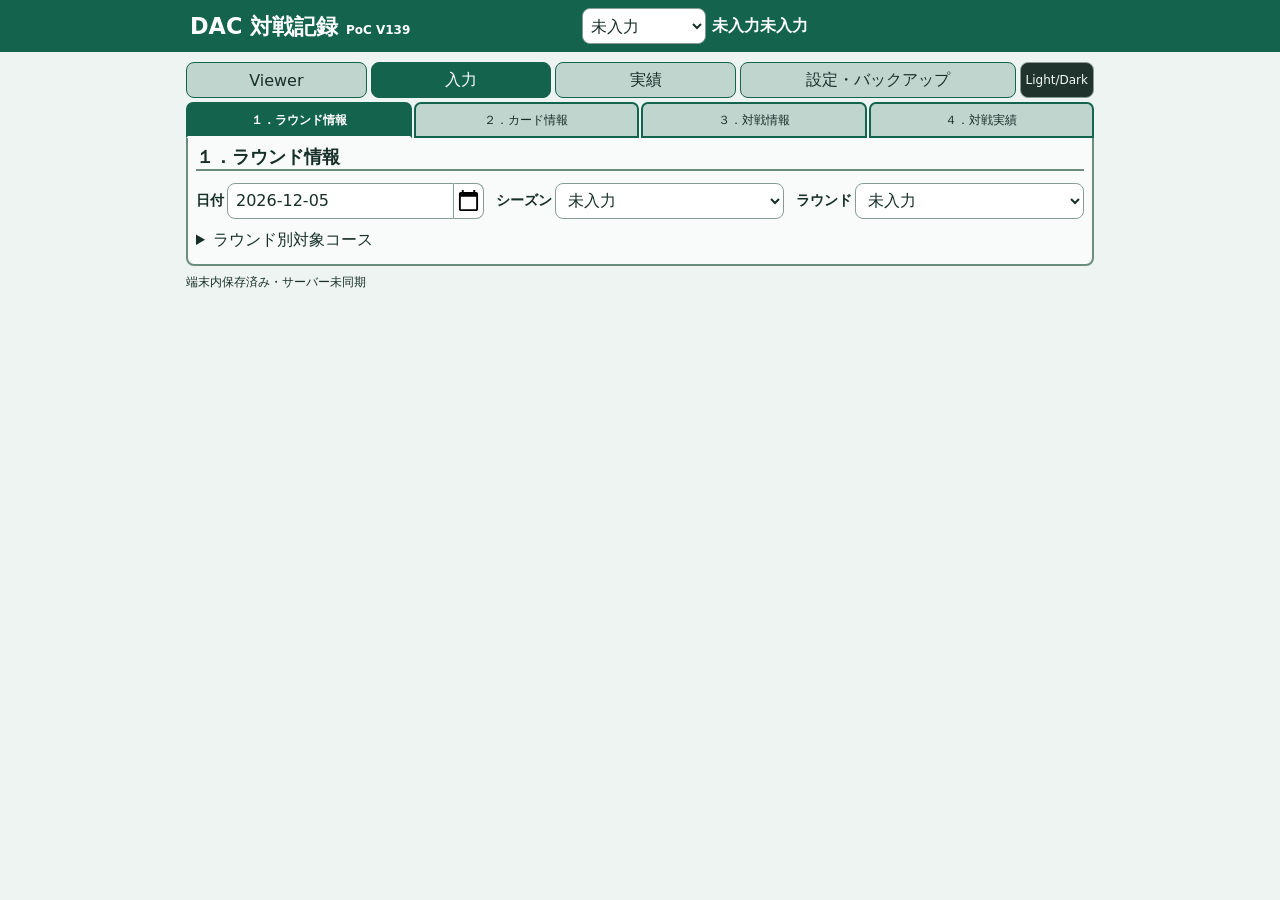
<file: record-poc/index.html>
<!DOCTYPE html>
<html lang="ja">
<head>
  <meta charset="UTF-8">
  <meta name="viewport" content="width=device-width, initial-scale=1">
  <meta name="theme-color" content="#14634c">
  <title>DAC 対戦記録 PoC</title>
  <link rel="manifest" href="./manifest.webmanifest">
  <link rel="icon" href="./icon.svg" type="image/svg+xml">
  <link rel="stylesheet" href="./style.css?v=139">
  <script defer src="./catalog.js?v=132"></script>
  <script defer src="./model.js?v=136"></script>
  <script defer src="./storage.js?v=117"></script>
  <script defer src="./maintenance.js?v=139"></script>
  <script defer src="./app.js?v=139"></script>
</head>
<body>
<header><div class="header-row"><h1>DAC 対戦記録 <small>PoC <span id="appVersion"></span></small></h1>
  <div class="header-card-row">
    <label class="header-card-label plain-label"><span class="header-caption">カード</span><select id="headerCard" disabled aria-label="記録するカード"></select></label>
    <span class="header-rank-stars"><span class="header-rank" aria-label="ランク"><span class="header-caption">ランク </span><strong id="headerRank">未入力</strong></span><span class="header-stars" aria-label="星数"><span class="header-caption">星数 </span><strong id="headerStars" class="star-groups">未入力</strong></span></span>
  </div>
  </div>
  <p id="error" role="alert" hidden></p>
</header>
<main>
  <div class="top-navigation">
  <nav class="tabs" aria-label="画面切り替え">
    <button type="button" data-tab="viewer" aria-pressed="false">Viewer</button>
    <button type="button" data-tab="entry" aria-pressed="true">入力</button>
    <button type="button" data-tab="summary" aria-pressed="false">実績</button>
    <button type="button" data-tab="settings" aria-pressed="false">設定・バックアップ</button>
    <button type="button" id="themeToggle" disabled aria-label="暗色に切替" aria-pressed="false">Light/Dark</button>
  </nav>
  <nav id="subtabs" class="subtabs" aria-label="項目切り替え"></nav>
  </div>
  <section id="entry">
    <h2 id="entryTitle" hidden></h2>
    <form id="entryForm">
      <fieldset id="entryFields" disabled>
        <section class="battle-section" data-subpanel="round">
          <h2>１．ラウンド情報</h2>
          <div class="section-content">
            <div id="roundFields" class="session-fields"></div>
            <p id="opponentTimeInfo" class="hint" role="status" hidden></p>
            <details id="roundCourseDetails" data-details-key="round-courses"><summary>ラウンド別対象コース</summary>
              <div class="round-course-selectors">
                <label>シーズン<select id="roundSeason"></select></label>
                <label>ラウンド<select id="roundSelector"></select></label>
              </div>
              <div id="roundCourses"></div>
            </details>
          </div>
        </section>
        <section class="battle-section" data-subpanel="card" hidden>
          <h2>２．カード情報</h2>
          <div class="section-content">
            <div id="cardFields" class="session-fields"></div>
            <div id="cardSlotEditor" hidden>
              <div class="session-fields card-slots">
                <button type="button" id="cardSlot1" aria-haspopup="dialog" aria-controls="cardVehiclePicker"></button>
                <button type="button" id="cardSlot2" aria-haspopup="dialog" aria-controls="cardVehiclePicker"></button>
                <button type="button" id="cardSlot3" aria-haspopup="dialog" aria-controls="cardVehiclePicker"></button>
              </div>
              <dialog id="cardVehiclePicker" aria-labelledby="cardVehiclePickerTitle">
                <h3 id="cardVehiclePickerTitle" tabindex="-1" autofocus></h3>
                <div id="garageSlotVehicles"></div>
                <details id="otherSlotVehicles" data-details-key="other-vehicles">
                  <summary>その他車種</summary>
                  <div id="allSlotVehicles"></div>
                </details>
                <button type="button" id="closeCardVehiclePicker">閉じる</button>
              </dialog>
              <button type="button" id="saveCardSlots" disabled>スロット変更を保存</button>
              <button type="button" id="exportCardSlots">スロットCSV出力</button>
              <p id="cardSlotStatus" class="hint" role="status"></p>
            </div>
            <button type="button" id="saveCardRank" hidden>表示中の自ランク・星をカード設定に保存</button>
            <p id="cardRoundSummary" class="hint" role="status"></p>
            <p id="catalogWarnings" class="hint" role="status"></p>
          </div>
        </section>
        <section class="battle-section" data-subpanel="battle" hidden>
          <h2>３．対戦情報</h2>
          <div class="section-content">
            <p id="pasteInfo" class="hint" role="status"></p>
            <div id="primaryFields" class="grid"></div>
            <details id="affiliationFields" class="full-width" data-details-key="affiliation"><summary>所属情報</summary><div id="extraFields" class="grid"></div></details>
            <button type="submit" id="saveEntry" class="primary save-entry" aria-live="polite">この対戦を保存</button>
            <p id="saveReminder" class="save-reminder" role="status" hidden>対戦はまだ確定していません。入力後に「この対戦を保存」を押してください。</p>
            <div class="entry-actions">
              <button type="button" id="newEntry">入力破棄</button>
              <button type="button" id="quickCsv">CSV出力</button>
              <button type="button" class="help-button" data-help="quickCsvHelp" aria-label="CSV出力のヘルプ">？</button>
            </div>
            <p id="quickCsvInfo" role="status"></p>
          </div>
        </section>
      </fieldset>
    </form>
    <dialog id="battleAreaPicker" aria-labelledby="battleAreaPickerTitle">
      <h2 id="battleAreaPickerTitle" tabindex="-1">対戦店舗エリア</h2>
      <div id="battleAreaOptions"></div>
      <button type="button" id="battleAreaCancel">キャンセル</button>
    </dialog>
    <section data-subpanel="history" hidden><h2>４．対戦実績</h2>
      <div id="history" class="section-content"></div>
    </section>
  </section>
  <section id="summary" hidden>
    <section data-subpanel="cards">
    <h2>１．カード別戦績 <button type="button" class="help-button" data-help="summaryHelp" aria-label="カード別戦績のヘルプ">？</button></h2>
    <div id="summaryCards" class="section-content"></div>
    </section>
    <section data-subpanel="days" hidden>
    <h2>２．日別戦績 <button type="button" class="help-button" data-help="summaryHelp" aria-label="日別戦績のヘルプ">？</button></h2>
    <div id="summaryDays" class="section-content"></div>
    </section>
    <section data-subpanel="history" hidden>
    <h2>３．対戦相手 <button type="button" class="help-button" data-help="historyHelp" aria-label="対戦相手のヘルプ">？</button></h2>
    <div class="section-content">
    <label>名前・エリア・店舗・チーム・メモで絞り込み<input id="search" type="search" aria-controls="recordList"></label>
    <details id="savedRecords" data-details-key="saved-records">
      <summary>対戦一覧 <span id="recordCount"></span></summary>
      <p id="recordSearchInfo" role="status"></p>
      <p id="opponentCopyStatus" class="hint" role="status" hidden></p>
      <nav id="historyPages" aria-label="過去実績のページ切替" hidden>
        <button type="button" id="historyPrevious" aria-controls="recordList">前へ</button>
        <span id="historyPageNumber"></span>
        <button type="button" id="historyNext" aria-controls="recordList">次へ</button>
      </nav>
      <div id="recordList"></div>
    </details>
    </div>
    </section>
    <dialog id="recordEditor" aria-labelledby="recordEditorTitle">
      <form id="recordEditorForm">
        <h2 id="recordEditorTitle">保存済み対戦の修正</h2>
        <p id="recordEditorNumber" class="hint"></p>
        <p class="hint">修正はこの端末の記録だけに反映されます。Excelに転記済みの場合はExcel側も修正してください。仮No.と元の対戦時刻は変わりません。日付やカードを変えても、ラウンドやランクは自動で変更されません。</p>
        <p id="recordEditorError" role="alert" hidden></p>
        <fieldset id="recordEditorFields">
          <div id="recordEditorInputs"></div>
          <div class="record-editor-actions">
            <button type="submit" class="primary">修正を保存</button>
            <button type="button" id="recordEditorCancel">キャンセル</button>
          </div>
        </fieldset>
      </form>
    </dialog>
    <section data-subpanel="teams" hidden>
    <h2>４．対戦チーム <button type="button" class="help-button" data-help="teamHelp" aria-label="対戦チームのヘルプ">？</button></h2>
    <div class="section-content">
      <label>チーム・店舗で絞り込み<input id="opponentTeamSearch" type="search"></label>
      <details id="opponentTeams" data-details-key="opponent-teams"><summary>相手チーム・チーム所属店舗</summary>
        <div id="opponentTeamList" class="table-scroll"></div>
      </details>
    </div>
    </section>
  </section>
  <section id="settings" hidden>
    <section data-subpanel="master">
    <h2>１．マスター登録</h2>
    <div class="settings-section">
    <fieldset id="masterFields" disabled>
      <section class="master-step">
      <h3>（１）取り込む内容 <button type="button" class="help-button" data-help="masterHelp" aria-label="マスター登録のヘルプ">？</button></h3>
      <div>
        <button type="button" data-master-preset="daily">日次更新</button>
        <button type="button" data-master-preset="all">全数更新</button>
        <button type="button" data-master-preset="none">選択解除</button>
      </div>
      <div id="masterChoices" class="master-choices"></div>
      </section>
      <section class="master-step">
      <h3>（２）ファイル取込</h3>
      <div class="master-actions">
      <button type="button" id="addMasterFiles">ファイル追加</button>
      <button type="button" id="previewMasters" disabled>内容確認</button>
      <form id="masterPreview">
        <button type="submit" id="applyMasters" disabled>内容反映</button>
        <button type="button" id="cancelMasters" disabled>取込中止</button>
      </form>
      </div>
      <input id="masterFiles" type="file" accept=".json,application/json" multiple hidden>
      <p id="masterSelectionInfo" role="status"></p>
      <p id="masterInfo" role="status"></p>
      <details id="masterDiffPanel" hidden>
        <summary>カード差分</summary>
        <div id="masterDiffs"></div>
      </details>
      </section>
    </fieldset>
    <p id="catalogInfo" role="status"></p>
    </div>
    </section>
    <section data-subpanel="backup" hidden>
    <h2>２．バックアップ</h2>
    <aside class="notice">この端末のブラウザに保存します。サイトデータの削除や端末故障に備えてバックアップしてください。CSVはダウンロード出力です。</aside>
    <div class="settings-section">
    <details data-details-key="excel-export">
      <summary>Excel貼り付け用CSV</summary>
      <fieldset id="excelExportFields" disabled>
        <legend>Ｄシート A～Y列 <button type="button" class="help-button" data-help="excelCsvHelp" aria-label="Excel貼り付け用CSVのヘルプ">？</button></legend>
        <div class="export-date-range">
          <label>開始日（省略可）<input id="excelFrom" type="date"></label>
          <label>終了日（省略可）<input id="excelTo" type="date"></label>
        </div>
        <button type="button" id="excelCsv">Excel貼り付け用CSVを出力</button>
        <p id="excelCsvInfo" role="status"></p>
      </fieldset>
    </details>
    <button type="button" class="help-button" data-help="backupHelp" aria-label="バックアップのヘルプ">？</button>
    <button type="button" id="csv" disabled>集計後CSV v1を出力（入力用）</button>
    <button type="button" id="backup" disabled>JSONバックアップ</button>
    <button type="button" id="rescue" disabled>画面内データの救出用JSON</button>
    <label>対戦履歴JSONを読み込む（マスターは正式記録を置換）<input id="importHistory" type="file" accept=".json,application/json" disabled></label>
    <p id="importInfo" role="status"></p>
    <label>対戦記録CSV v1を追加（同一記録の重複を防止）<input id="importHistoryCsv" type="file" accept=".csv,text/csv" disabled></label>
    <p id="importCsvInfo" role="status"></p>
    <label>JSONバックアップを復元（現在のデータを置き換えます）<input id="restore" type="file" accept=".json,application/json" disabled></label>
    </div>
    </section>
    <section data-subpanel="maintenance" hidden>
    <h2>３．保守・データ管理</h2>
    <div class="settings-section">
      <section class="master-step">
        <h3>（１）使用状況 <button type="button" class="help-button" data-help="usageHelp" aria-label="使用状況のヘルプ">？</button></h3>
        <button type="button" id="checkUsage" disabled>使用状況を確認・更新</button>
        <p id="usageInfo" class="maintenance-info" role="status"></p>
        <button type="button" id="persist" disabled>端末内ストレージの保持をリクエスト</button>
        <p id="storageInfo" role="status" hidden></p>
      </section>
      <fieldset id="maintenanceFields" disabled>
        <section class="master-step">
          <h3>（２）動作のリフレッシュ【データを残す】 <button type="button" class="help-button" data-help="refreshHelp" aria-label="リフレッシュのヘルプ">？</button></h3>
          <button type="button" id="refreshApp">保存して再読み込み</button>
          <button type="button" id="cleanCaches">不要な旧版キャッシュを整理</button>
        </section>
        <section class="master-step">
          <h3>（３）正式な過去記録の消去 <button type="button" class="help-button" data-help="clearOfficialHelp" aria-label="正式な過去記録の消去のヘルプ">？</button></h3>
          <button type="button" id="clearOfficial" class="danger">正式な過去記録だけ消去</button>
        </section>
        <section class="master-step">
          <h3>（４）完全初期化【取り消せません】</h3>
          <details data-details-key="reset">
            <summary>このアプリの端末内データをすべて消去する</summary>
            <p>保存済み記録・下書き・設定・採番履歴と、このアプリ用キャッシュ・オフライン登録を消去します。Excelやダウンロード済みファイル、ほかのアプリのデータは消しません。</p>
            <p class="hint">最初に「２．バックアップ」でJSONバックアップを出力し、ファイルが保管できていることを確認してください。ダウンロード開始だけでは保管完了を確認できません。</p>
            <label class="plain-label checkbox-field"><input id="resetBackupConfirmed" type="checkbox">最新のJSONバックアップを保管したことを確認しました</label>
            <label class="plain-label checkbox-field"><input id="resetTabsConfirmed" type="checkbox">このアプリのほかのタブ・ウィンドウをすべて閉じました</label>
            <button type="button" id="resetApp" class="danger">消去内容を確認して完全初期化</button>
            <p class="hint">誤った再保存を防ぐため、個人データを含まない更新番号だけは内部に残します。ブラウザのストレージ保持許可や、OS・ほかのアプリのメモリは変更できません。</p>
          </details>
        </section>
      </fieldset>
      <p id="maintenanceInfo" class="maintenance-info" role="status"></p>
      <section class="master-step">
        <h3>（５）困ったとき <button type="button" class="help-button" data-help="troubleshootingHelp" aria-label="困ったときのヘルプ">？</button></h3>
        <button type="button" id="showDiagnostics" disabled>診断情報を表示・更新</button>
        <button type="button" id="copyDiagnostics" disabled>表示中の診断情報をコピー</button>
        <label class="plain-label">診断情報（記録内容・名前・店舗・メモ・ファイル名は含みません）
          <textarea id="diagnostics" rows="8" readonly></textarea>
        </label>
      </section>
    </div>
    </section>
  </section>
  <section id="viewer" hidden>
    <p class="viewer-help">Viewerが表示されない場合は接続を確認し、再読み込みするか別画面で開いてください。オフラインでも記録画面は利用できます。</p>
    <div class="viewer-actions">
      <button type="button" id="reloadViewer">Viewerを再読み込み</button>
      <a href="https://pand-gthb.github.io/initialdac-round-data-auto-json-00/" target="_blank" rel="noopener noreferrer">Viewerを別画面で開く</a>
    </div>
    <iframe id="viewerFrame" title="対戦相手 Viewer" allow="clipboard-write" referrerpolicy="no-referrer"></iframe>
  </section>
  <footer><small id="status" role="status" aria-live="polite">読み込み中…</small><small id="footerVersion"></small></footer>
</main>
<dialog id="helpDialog" aria-labelledby="helpTitle">
  <h2 id="helpTitle"></h2>
  <div id="helpContent"></div>
  <button type="button" id="closeHelp">閉じる</button>
</dialog>
<template id="quickCsvHelp"><p>Excel未反映の保存済み記録を全件出力します。入力途中は含みません。再出力時はX列の仮No.で二重転記を確認してください。</p></template>
<template id="summaryHelp"><p>この端末に保存された正式記録とアプリ入力記録を集計します。未保存の下書きと履歴の保持範囲外は含みません。</p></template>
<template id="historyHelp"><p>正式・仮登録を含む対戦一覧を50件ずつ表示します。表の日付・自カード・相手からも絞り込めます。</p><p>「登録No.」列には仮No.または正式Data_No.を表示し、仮登録は茶色です。アプリで保存した記録は修正できますが、Excel由来の正式記録は修正できません。</p></template>
<template id="teamHelp"><p>保存済みの対戦記録から、相手のチームと所属店舗の組を表示します。</p></template>
<template id="masterHelp">
  <p>項目と同じ番号のJSONを選んでください。1つずつでも、まとめてでも追加できます。追加済みの種類は自動で選択され、不要な種類はチェックを外せます。従来名のファイルも内容から判定します。</p>
  <p>日次更新・全数更新はチェックの選択だけを変更します。選択した種類はJSONで完全に置き換え、JSONにない旧データは削除します。未選択の種類は変更しません。初回は対戦履歴以外の設定マスターがすべて必要です。</p>
  <p>ファイルを追加しただけでは保存内容は変わりません。カード差分と参照先を確認してから反映します。アプリの新規記録・下書きは保持し、同じ仮No.が正式記録に含まれる場合だけExcelの内容で正式登録へ移行します。初回設定時だけ、下書きの未入力のシーズン・ラウンドを日付から補完します。</p>
  <p>以前の未適用の設定編集はバックアップに残りますが、この画面では適用できません。以前アプリで編集したカード・チームも、該当マスターを取り込むとExcelの内容で置き換わります。</p>
</template>
<template id="excelCsvHelp"><p>アプリ形式の対戦IDで保存された記録が対象です。Excel由来の正式記録や入力途中は含みません。期間を省略すると対象の全件を出力します。</p><p>CSVをExcelで開き、見出しを除く25列をＤシートの追記先A列から「値」として貼り付けてください。X列は仮No.、Y列は日時（時刻不明は日付のみ）です。時刻を見るには表示形式を yyyy/mm/dd hh:mm:ss にしてください。Z列以降には貼り付けません。再出力時はX列の仮No.で二重転記を確認してください。</p></template>
<template id="backupHelp"><p>CSVは保存済み対戦のみ。JSONには下書き・設定も含み、復元に使えます。出力したファイルの保管先を確認してください。</p><p>対戦記録CSV v1はUTF-8・全27項目の専用形式です。Excel集計後CSVは付属の変換ツールで変換できます。サーバー同期・自動CSV追記は未実装です。</p></template>
<template id="usageHelp"><p>使用状況の更新で件数・保存容量の目安・キャッシュ状況を確認できます。保存容量は動作中のメモリ使用量ではなく、同じ接続先のほかのアプリの分を含む場合があります。</p></template>
<template id="refreshHelp"><p>再読み込みは保存完了後に実行し、保存失敗時は中止します。キャッシュ整理では現在版・動作中・更新待ちの版を残し、記録・下書き・設定は消しません。</p></template>
<template id="troubleshootingHelp"><p>動作を止めたい場合は、画面末尾が「端末内保存済み」になったことを確認し、このアプリのタブ・ウィンドウをすべて閉じてください。保存エラー時は先に「画面内データの救出用JSON」を保管してください。メモリの回収時期はブラウザ・OSが管理します。</p><p>復元は「２．バックアップ」→「JSONバックアップを復元」から行います。現在の内容を置き換えるため、復元前のバックアップも保管してください。</p></template>
<template id="clearOfficialHelp"><p>正式なData_No.付きの記録だけを消去します。Excel未反映のアプリ入力記録・下書き・設定・仮No.の採番履歴は保持します。履歴検索の再利用には04マスターを読み込み直してください。</p></template>
</body>
</html>
</file>
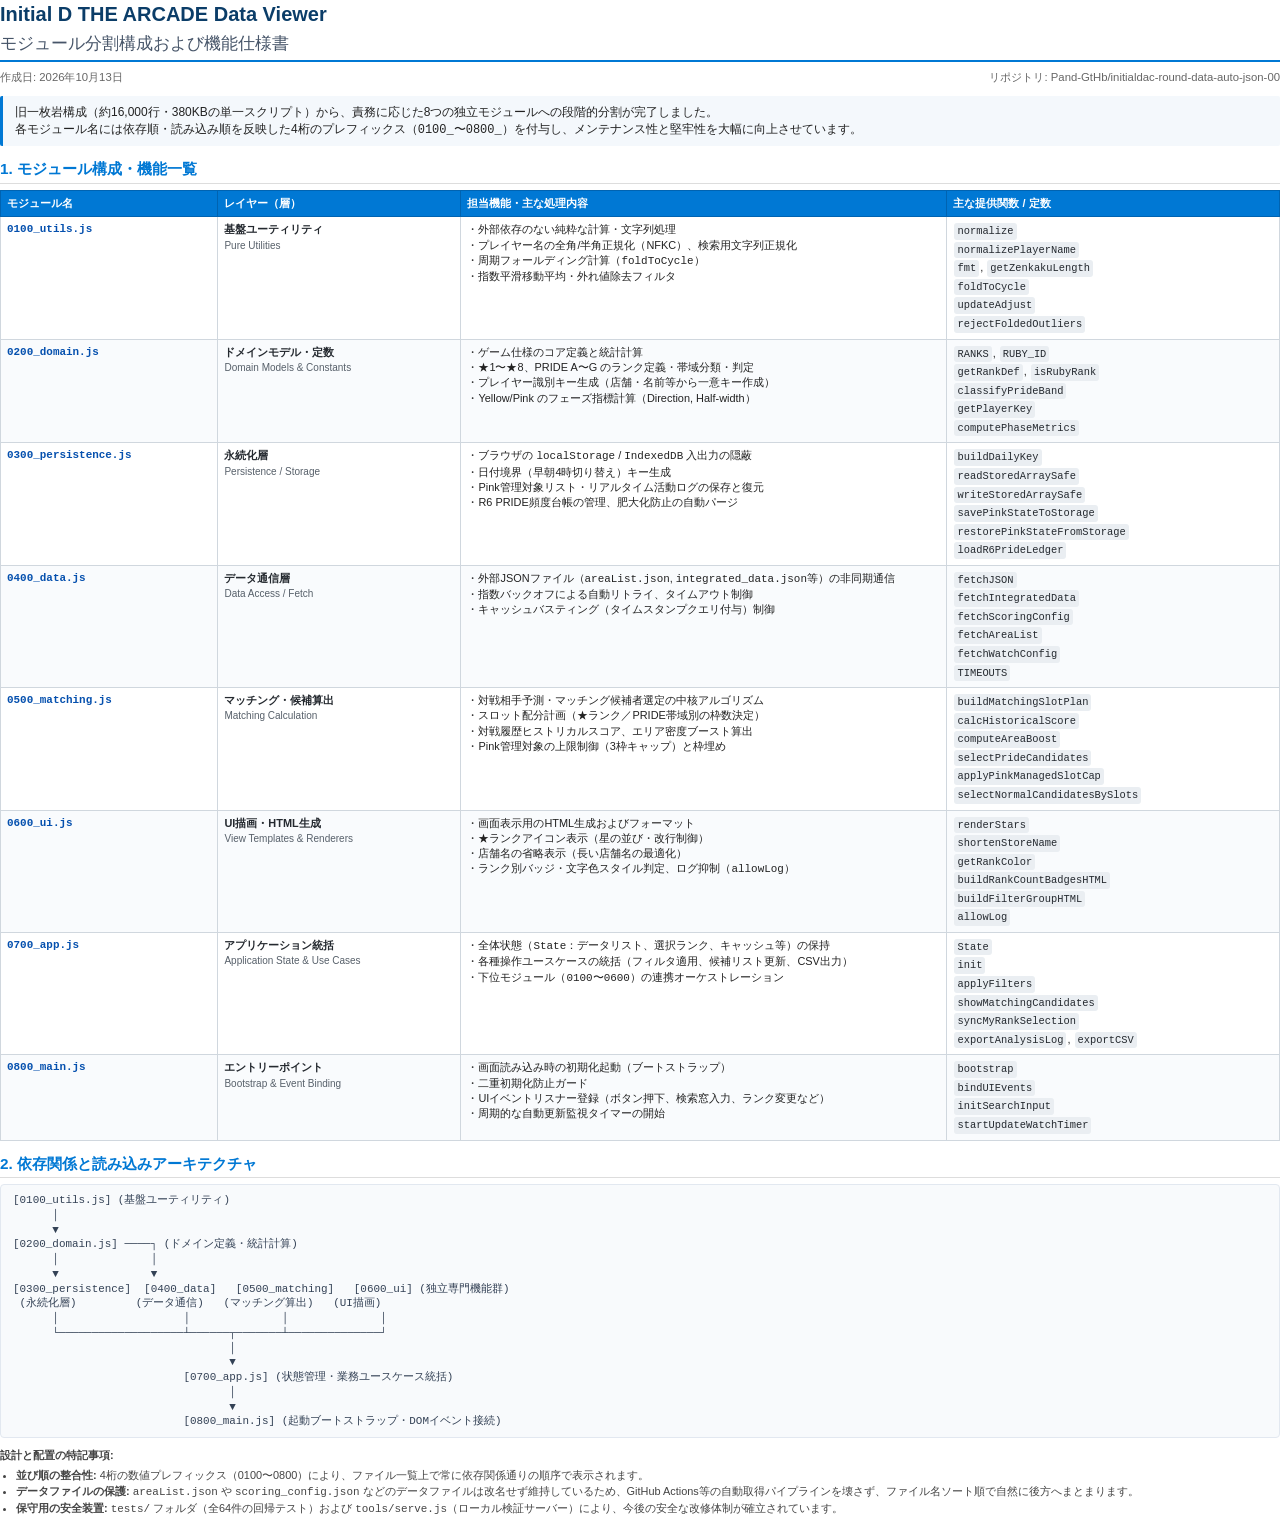
<file: docs_module_summary.html>
<!DOCTYPE html>
<html lang="ja">
<head>
<meta charset="UTF-8">
<title>Initial D THE ARCADE Data Viewer - モジュール構成仕様書</title>
<style>
  @page {
    size: A4 portrait;
    margin: 12mm 12mm 12mm 12mm;
  }
  body {
    font-family: "Yu Gothic", "Meiryo", "Hiragino Kaku Gothic ProN", "MS PGothic", sans-serif;
    color: #222;
    line-height: 1.4;
    font-size: 9.5pt;
    margin: 0;
    padding: 0;
  }
  h1 {
    font-size: 15pt;
    color: #0b3d68;
    border-bottom: 2px solid #0078d4;
    padding-bottom: 4px;
    margin-top: 0;
    margin-bottom: 8px;
  }
  .meta-info {
    font-size: 8.5pt;
    color: #666;
    margin-bottom: 10px;
    display: flex;
    justify-content: space-between;
  }
  .lead {
    font-size: 9pt;
    margin-bottom: 12px;
    background-color: #f4f8fc;
    padding: 8px 12px;
    border-left: 3.5px solid #0078d4;
    border-radius: 2px;
  }
  h2 {
    font-size: 11.5pt;
    color: #0078d4;
    margin-top: 12px;
    margin-bottom: 6px;
    border-bottom: 1px solid #ddd;
    padding-bottom: 3px;
  }
  table {
    width: 100%;
    border-collapse: collapse;
    margin-bottom: 10px;
    font-size: 8.2pt;
  }
  th {
    background-color: #0078d4;
    color: #ffffff;
    font-weight: 600;
    text-align: left;
    padding: 5px 6px;
    border: 1px solid #0063b1;
  }
  td {
    padding: 5px 6px;
    border: 1px solid #d0d7de;
    vertical-align: top;
  }
  tr:nth-child(even) td {
    background-color: #f9fbfd;
  }
  .mod-name {
    font-family: "Consolas", "Courier New", monospace;
    font-weight: bold;
    color: #0550ae;
    white-space: nowrap;
  }
  .mod-layer {
    font-weight: 600;
    white-space: nowrap;
    color: #24292f;
  }
  .layer-sub {
    font-size: 7.5pt;
    color: #57606a;
    font-weight: normal;
  }
  .code-text {
    font-family: "Consolas", "Courier New", monospace;
    font-size: 7.8pt;
    color: #24292f;
    background: #eaeef2;
    padding: 1px 3px;
    border-radius: 3px;
    display: inline-block;
    margin: 1px 1px;
  }
  .diagram-container {
    background-color: #f8fafc;
    border: 1px solid #e2e8f0;
    border-radius: 4px;
    padding: 8px 12px;
    margin-top: 6px;
    font-family: "Consolas", "Courier New", monospace;
    font-size: 8.2pt;
    line-height: 1.35;
    color: #334155;
    white-space: pre;
  }
  .footer-notes {
    margin-top: 10px;
    font-size: 8.2pt;
    color: #444;
    line-height: 1.45;
  }
  .footer-notes ul {
    margin: 4px 0 0 16px;
    padding: 0;
  }
  .page-break {
    page-break-before: always;
  }
</style>
</head>
<body>

  <h1>Initial D THE ARCADE Data Viewer<br><span style="font-size: 13pt; font-weight: normal; color: #475569;">モジュール分割構成および機能仕様書</span></h1>
  
  <div class="meta-info">
    <span>作成日: 2026年10月13日</span>
    <span>リポジトリ: Pand-GtHb/initialdac-round-data-auto-json-00</span>
  </div>

  <div class="lead">
    旧一枚岩構成（約16,000行・380KBの単一スクリプト）から、責務に応じた8つの独立モジュールへの段階的分割が完了しました。<br>
    各モジュール名には依存順・読み込み順を反映した4桁のプレフィックス（<code>0100_</code>〜<code>0800_</code>）を付与し、メンテナンス性と堅牢性を大幅に向上させています。
  </div>

  <h2>1. モジュール構成・機能一覧</h2>

  <table>
    <thead>
      <tr>
        <th style="width: 17%;">モジュール名</th>
        <th style="width: 19%;">レイヤー（層）</th>
        <th style="width: 38%;">担当機能・主な処理内容</th>
        <th style="width: 26%;">主な提供関数 / 定数</th>
      </tr>
    </thead>
    <tbody>
      <tr>
        <td class="mod-name">0100_utils.js</td>
        <td class="mod-layer">基盤ユーティリティ<br><span class="layer-sub">Pure Utilities</span></td>
        <td>
          ・外部依存のない純粋な計算・文字列処理<br>
          ・プレイヤー名の全角/半角正規化（NFKC）、検索用文字列正規化<br>
          ・周期フォールディング計算（<code>foldToCycle</code>）<br>
          ・指数平滑移動平均・外れ値除去フィルタ
        </td>
        <td>
          <span class="code-text">normalize</span><br>
          <span class="code-text">normalizePlayerName</span><br>
          <span class="code-text">fmt</span>, <span class="code-text">getZenkakuLength</span><br>
          <span class="code-text">foldToCycle</span><br>
          <span class="code-text">updateAdjust</span><br>
          <span class="code-text">rejectFoldedOutliers</span>
        </td>
      </tr>
      <tr>
        <td class="mod-name">0200_domain.js</td>
        <td class="mod-layer">ドメインモデル・定数<br><span class="layer-sub">Domain Models & Constants</span></td>
        <td>
          ・ゲーム仕様のコア定義と統計計算<br>
          ・★1〜★8、PRIDE A〜G のランク定義・帯域分類・判定<br>
          ・プレイヤー識別キー生成（店舗・名前等から一意キー作成）<br>
          ・Yellow/Pink のフェーズ指標計算（Direction, Half-width）
        </td>
        <td>
          <span class="code-text">RANKS</span>, <span class="code-text">RUBY_ID</span><br>
          <span class="code-text">getRankDef</span>, <span class="code-text">isRubyRank</span><br>
          <span class="code-text">classifyPrideBand</span><br>
          <span class="code-text">getPlayerKey</span><br>
          <span class="code-text">computePhaseMetrics</span>
        </td>
      </tr>
      <tr>
        <td class="mod-name">0300_persistence.js</td>
        <td class="mod-layer">永続化層<br><span class="layer-sub">Persistence / Storage</span></td>
        <td>
          ・ブラウザの <code>localStorage</code> / <code>IndexedDB</code> 入出力の隠蔽<br>
          ・日付境界（早朝4時切り替え）キー生成<br>
          ・Pink管理対象リスト・リアルタイム活動ログの保存と復元<br>
          ・R6 PRIDE頻度台帳の管理、肥大化防止の自動パージ
        </td>
        <td>
          <span class="code-text">buildDailyKey</span><br>
          <span class="code-text">readStoredArraySafe</span><br>
          <span class="code-text">writeStoredArraySafe</span><br>
          <span class="code-text">savePinkStateToStorage</span><br>
          <span class="code-text">restorePinkStateFromStorage</span><br>
          <span class="code-text">loadR6PrideLedger</span>
        </td>
      </tr>
      <tr>
        <td class="mod-name">0400_data.js</td>
        <td class="mod-layer">データ通信層<br><span class="layer-sub">Data Access / Fetch</span></td>
        <td>
          ・外部JSONファイル（<code>areaList.json</code>, <code>integrated_data.json</code>等）の非同期通信<br>
          ・指数バックオフによる自動リトライ、タイムアウト制御<br>
          ・キャッシュバスティング（タイムスタンプクエリ付与）制御
        </td>
        <td>
          <span class="code-text">fetchJSON</span><br>
          <span class="code-text">fetchIntegratedData</span><br>
          <span class="code-text">fetchScoringConfig</span><br>
          <span class="code-text">fetchAreaList</span><br>
          <span class="code-text">fetchWatchConfig</span><br>
          <span class="code-text">TIMEOUTS</span>
        </td>
      </tr>
      <tr>
        <td class="mod-name">0500_matching.js</td>
        <td class="mod-layer">マッチング・候補算出<br><span class="layer-sub">Matching Calculation</span></td>
        <td>
          ・対戦相手予測・マッチング候補者選定の中核アルゴリズム<br>
          ・スロット配分計画（★ランク／PRIDE帯域別の枠数決定）<br>
          ・対戦履歴ヒストリカルスコア、エリア密度ブースト算出<br>
          ・Pink管理対象の上限制御（3枠キャップ）と枠埋め
        </td>
        <td>
          <span class="code-text">buildMatchingSlotPlan</span><br>
          <span class="code-text">calcHistoricalScore</span><br>
          <span class="code-text">computeAreaBoost</span><br>
          <span class="code-text">selectPrideCandidates</span><br>
          <span class="code-text">applyPinkManagedSlotCap</span><br>
          <span class="code-text">selectNormalCandidatesBySlots</span>
        </td>
      </tr>
      <tr>
        <td class="mod-name">0600_ui.js</td>
        <td class="mod-layer">UI描画・HTML生成<br><span class="layer-sub">View Templates & Renderers</span></td>
        <td>
          ・画面表示用のHTML生成およびフォーマット<br>
          ・★ランクアイコン表示（星の並び・改行制御）<br>
          ・店舗名の省略表示（長い店舗名の最適化）<br>
          ・ランク別バッジ・文字色スタイル判定、ログ抑制（<code>allowLog</code>）
        </td>
        <td>
          <span class="code-text">renderStars</span><br>
          <span class="code-text">shortenStoreName</span><br>
          <span class="code-text">getRankColor</span><br>
          <span class="code-text">buildRankCountBadgesHTML</span><br>
          <span class="code-text">buildFilterGroupHTML</span><br>
          <span class="code-text">allowLog</span>
        </td>
      </tr>
      <tr>
        <td class="mod-name">0700_app.js</td>
        <td class="mod-layer">アプリケーション統括<br><span class="layer-sub">Application State & Use Cases</span></td>
        <td>
          ・全体状態（<code>State</code>：データリスト、選択ランク、キャッシュ等）の保持<br>
          ・各種操作ユースケースの統括（フィルタ適用、候補リスト更新、CSV出力）<br>
          ・下位モジュール（<code>0100</code>〜<code>0600</code>）の連携オーケストレーション
        </td>
        <td>
          <span class="code-text">State</span><br>
          <span class="code-text">init</span><br>
          <span class="code-text">applyFilters</span><br>
          <span class="code-text">showMatchingCandidates</span><br>
          <span class="code-text">syncMyRankSelection</span><br>
          <span class="code-text">exportAnalysisLog</span>, <span class="code-text">exportCSV</span>
        </td>
      </tr>
      <tr>
        <td class="mod-name">0800_main.js</td>
        <td class="mod-layer">エントリーポイント<br><span class="layer-sub">Bootstrap & Event Binding</span></td>
        <td>
          ・画面読み込み時の初期化起動（ブートストラップ）<br>
          ・二重初期化防止ガード<br>
          ・UIイベントリスナー登録（ボタン押下、検索窓入力、ランク変更など）<br>
          ・周期的な自動更新監視タイマーの開始
        </td>
        <td>
          <span class="code-text">bootstrap</span><br>
          <span class="code-text">bindUIEvents</span><br>
          <span class="code-text">initSearchInput</span><br>
          <span class="code-text">startUpdateWatchTimer</span>
        </td>
      </tr>
    </tbody>
  </table>

  <h2>2. 依存関係と読み込みアーキテクチャ</h2>

  <div class="diagram-container">[0100_utils.js] (基盤ユーティリティ)
      │
      ▼
[0200_domain.js] ────┐ (ドメイン定義・統計計算)
      │              │
      ▼              ▼
[0300_persistence]  [0400_data]   [0500_matching]   [0600_ui] (独立専門機能群)
 (永続化層)         (データ通信)   (マッチング算出)   (UI描画)
      │                   │              │              │
      └───────────────────┴──────┬───────┴──────────────┘
                                 │
                                 ▼
                          [0700_app.js] (状態管理・業務ユースケース統括)
                                 │
                                 ▼
                          [0800_main.js] (起動ブートストラップ・DOMイベント接続)</div>

  <div class="footer-notes">
    <strong>設計と配置の特記事項:</strong>
    <ul>
      <li><strong>並び順の整合性:</strong> 4桁の数値プレフィックス（0100〜0800）により、ファイル一覧上で常に依存関係通りの順序で表示されます。</li>
      <li><strong>データファイルの保護:</strong> <code>areaList.json</code> や <code>scoring_config.json</code> などのデータファイルは改名せず維持しているため、GitHub Actions等の自動取得パイプラインを壊さず、ファイル名ソート順で自然に後方へまとまります。</li>
      <li><strong>保守用の安全装置:</strong> <code>tests/</code> フォルダ（全64件の回帰テスト）および <code>tools/serve.js</code>（ローカル検証サーバー）により、今後の安全な改修体制が確立されています。</li>
    </ul>
  </div>

</body>
</html>
</file>
<file: record-poc/style.css>
:root { color-scheme: light; font-family: system-ui, sans-serif; color: #172f29; background: #eef4f1; --sheet-background: #f8fbf9; }
* { box-sizing: border-box; }
body { margin: 0; }
header { background: var(--card-color, #14634c); color: var(--card-ink, white); padding: 8px max(12px, calc((100% - 900px) / 2)); }
[data-card-color="green"] { --card-color: #14634c; }
[data-card-color="cyan"] { --card-color: #bdefff; --card-ink: #102e37; --card-tint: #27a6ce; }
[data-card-color="red"] { --card-color: #ad2635; }
[data-card-color="blue"] { --card-color: #2456a6; }
[data-card-color="yellow"] { --card-color: #f4d653; --card-ink: #302600; --card-tint: #d7ae00; }
[data-card-color="orange"] { --card-color: #e28b37; --card-ink: #281803; }
[data-card-color="purple"] { --card-color: #74459d; }
[data-card-color="pink"] { --card-color: #efb5d7; --card-ink: #34112a; --card-tint: #dd65a9; }
[data-card-color="teal"] { --card-color: #06777b; }
[data-card-color="lime"] { --card-color: #acd350; --card-ink: #263602; }
[data-card-color="indigo"] { --card-color: #373977; }
[data-card-color="rose"] { --card-color: #9c416e; }
[data-card-color="brown"] { --card-color: #7d5036; }
[data-card-color="slate"] { --card-color: #4a5d69; }
[data-card-color="mint"] { --card-color: #95e9c2; --card-ink: #073927; --card-tint: #49c298; }
[data-card-color="coral"] { --card-color: #fa9a88; --card-ink: #3a130b; }
.header-row { display: grid; grid-template-columns: minmax(max-content, 1fr) minmax(0, calc(50% + 3.65rem));
  align-items: center; gap: 6px; }
.header-card-row { display: flex; flex: 0 1 auto; min-width: 0;
  gap: 6px; align-items: center; font-size: 1rem; }
.header-rank-stars { display: flex; align-items: center; min-width: 0; }
.header-rank { min-width: 0; white-space: nowrap; overflow: hidden; text-overflow: ellipsis; }
.header-stars { min-width: 0; }
.header-card-label { display: flex; flex: 0 0 auto; align-items: center; gap: 4px; min-width: 0; margin: 0; white-space: nowrap; }
.header-card-row .header-caption { position: absolute; width: 1px; height: 1px; margin: -1px; padding: 0;
  overflow: hidden; clip-path: inset(50%); white-space: nowrap; border: 0; }
.header-card-label select { width: 7.8em; min-width: 0; max-width: 100%; padding: 4px; }
h1 { margin: 0; font-size: 1.4rem; }
h1 small { white-space: nowrap; }
.tabs #themeToggle { flex: 0 0 auto; padding-inline: 5px; font-size: .75rem; background: #20332d; color: #f2faf6; }
@media (max-width: 800px) {
  header { padding-inline: 5px; }
  .header-row { gap: 3px; }
  .header-row h1 { font-size: clamp(.75rem, 3.55vw, 1rem); white-space: nowrap; }
  .header-row h1 small { font-size: .625rem; }
  .header-card-row { gap: 3px; font-size: clamp(.7rem, 3vw, .9rem); }
  .header-card-label select { font-size: clamp(.8rem, 3.5vw, .95rem); padding: 2px; }
  .tabs #themeToggle { flex: 0 0 auto; padding: 2px; font-size: .625rem; }
}
@media (min-width: 601px) and (max-width: 800px) {
  .header-row h1 { font-size: 1.15rem; }
  .header-row h1 small { font-size: .75rem; }
}
@media (max-width: 400px) {
  .header-row h1 small { display: none; }
  .tabs button[data-tab="viewer"] { font-size: .75rem; }
}
#footerVersion { display: none; }
@media (max-width: 400px) {
  #footerVersion { display: inline; }
}
h2 { font-size: 1.15rem; margin: .65em 0 .4em; border-bottom: 2px solid #6b8d7e; }
small { font-size: .75rem; }
main { max-width: 932px; margin: auto; padding: 6px 12px 12px; }
.top-navigation { position: sticky; top: 0; z-index: 4; background: #eef4f1; }
.tabs, .subtabs { display: flex; gap: 4px; padding: 4px 0; }
.tabs button { flex: 1; min-width: 0; padding-inline: 3px; margin: 0; }
.tabs button[data-tab="settings"] { flex: 1.55; }
.subtabs { gap: 2px; padding: 0; margin-bottom: -2px; }
.subtabs[hidden] { display: none; }
.subtabs button { flex: 1; min-width: 0; margin: 0; padding: 3px; font-size: .75rem; line-height: 1.2; overflow-wrap: anywhere;
  border: 2px solid #6b8d7e; border-radius: 7px 7px 0 0; background: #dae8e0; }
.subtabs button[aria-pressed="true"] { position: relative; z-index: 1; background: var(--sheet-background); color: #174e3d;
  border-bottom-color: var(--sheet-background); font-weight: 700; }
main > section { border: 2px solid #6b8d7e; border-radius: 0 0 8px 8px; background: var(--sheet-background); padding: 0 6px 6px; }
.viewer-help { margin: 8px 0; font-size: .85rem; }
.viewer-actions { display: flex; flex-wrap: wrap; gap: 4px 12px; align-items: center; margin-bottom: 4px; }
#viewerFrame { display: block; width: 100%; height: 75vh; height: 75dvh; border: 1px solid #879d94; }
button, input, select, textarea { font: inherit; border: 1px solid #879d94; border-radius: 8px; padding: 5px 8px; }
input, select, textarea { width: 100%; background: white; color: #172f29; min-height: 36px; }
textarea { resize: vertical; }
button { background: white; color: #174e3d; min-height: 36px; cursor: pointer; margin: 3px 0; }
button:disabled { opacity: .5; cursor: not-allowed; }
.primary, nav button[aria-pressed="true"] { background: #14634c; color: white; }
label, .player-search-row { display: grid; grid-template-columns: minmax(0, 5.5rem) minmax(0, 1fr); align-items: start; gap: 6px; margin: 4px 0; font-weight: 600; }
.field-caption { padding-top: 7px; font-size: .9rem; overflow-wrap: anywhere; }
.field-controls { display: block; min-width: 0; }
.date-control { display: flex; align-items: stretch; min-width: 0; }
.date-control > input:first-child { flex: 1; width: 0; border-radius: 8px 0 0 8px; }
.session-fields #dateCalendar { flex: 0 0 30px; width: 30px; padding: 3px; border-left: 0; border-radius: 0 8px 8px 0; color: transparent; position: relative; }
#dateCalendar::-webkit-datetime-edit { display: none; }
#dateCalendar::-webkit-calendar-picker-indicator { position: absolute; inset: 0; width: auto; height: auto; margin: 0; cursor: pointer; background-position: center; }
.star-combo { display: block; position: relative; }
.star-combo textarea { padding-right: 28px; }
.star-combo::after { content: "\25be"; position: absolute; right: 10px; top: 50%; transform: translateY(-50%); pointer-events: none; }
.star-groups { display: flex; flex-wrap: wrap; justify-content: center; column-gap: .3em; line-height: 1.2; }
.star-groups > span { white-space: nowrap; }
.star-input { display: block; min-height: 36px; resize: none; overflow-x: auto; overflow-y: hidden; white-space: pre-wrap;
  word-break: keep-all; overflow-wrap: normal; text-align: center; line-height: 1.2; }
.star-select { display: block; position: relative; }
.star-select > button { position: relative; width: 100%; margin: 0; padding: 5px 20px 5px 4px; font-weight: 400; }
.star-select > button::after { content: "\25be"; position: absolute; right: 5px; top: 50%; transform: translateY(-50%); }
.star-options { position: absolute; top: 100%; left: 0; width: 100%; z-index: 3; max-height: 240px; overflow-y: auto; background: white; border: 1px solid #879d94; border-radius: 8px; box-shadow: 0 4px 12px #0002; font-weight: 400; }
.star-options > span { display: block; padding: 6px 4px; min-height: 32px; cursor: pointer; text-align: center; }
.star-options > span:hover, .star-options > span[aria-selected="true"], .star-options > span.active { background: #e5efff; }
.star-select .star-options { left: auto; right: 0; min-width: 6.5rem; }
.star-select + textarea { margin-top: 4px; }
label input, label select, label textarea { display: block; min-width: 0; margin: 0; font-weight: 400; }
.field-controls > select + input { margin-top: 4px; }
.opponent-car-controls { display: grid; grid-template-columns: minmax(0, 2fr) minmax(0, 3fr); gap: 4px; }
.opponent-car-controls select { min-width: 0; padding: 5px 3px; font-size: .85rem; }
.field-controls .hint { display: block; margin: 4px 0 0; font-weight: 400; }
input[type="file"] { font-size: .8rem; }
fieldset { padding: 0; border: 0; min-width: 0; }
.grid { display: grid; grid-template-columns: repeat(2, minmax(0, 1fr)); gap: 0 8px; }
.full-width { grid-column: 1 / -1; }
.session-fields { display: grid; grid-template-columns: repeat(3, minmax(0, 1fr)); gap: 0 12px; }
#roundFields, #cardFields { grid-template-columns: repeat(3, minmax(0, 1fr)); }
#roundFields label, #cardFields > div:not(.full-width, [data-field="card"]) > label {
  display: flex; align-items: center;
}
#roundFields .field-controls, #cardFields > div:not(.full-width) .field-controls { flex: 1; }
#roundFields .field-caption, #cardFields > div:not(.full-width) .field-caption { padding-top: 0; }
.round-course-selectors { display: grid; grid-template-columns: repeat(2, minmax(0, 1fr)); gap: 8px; }
.round-course-selectors label { grid-template-columns: auto minmax(0, 1fr); gap: 4px; font-size: .85rem; align-items: center; }
.round-course-selectors select { min-width: 0; padding-inline: 3px; }
.round-course-table { width: 100%; table-layout: fixed; border-collapse: collapse; }
.round-course-table td { padding: 2px 6px 2px 0; overflow-wrap: anywhere; }
#myStarsButton { padding-right: 14px; padding-left: 2px; }
#myStarsButton .star-groups { flex-wrap: nowrap; }
.session-fields > div, #primaryFields > div { min-width: 0; }
.session-fields label { grid-template-columns: minmax(0, 3.5rem) minmax(0, 1fr); gap: 3px; align-items: start; }
#roundFields > div:first-child label { grid-template-columns: minmax(0, 2.5rem) minmax(0, 1fr); }
#cardFields { --card-caption-width: 4rem; }
#cardFields > [data-field="card"] > label, #cardTeamField > label {
  display: grid; grid-template-columns: var(--card-caption-width) minmax(0, 1fr); gap: 3px; align-items: center;
}
#cardTeamField .field-caption { padding-top: 0; }
.session-fields .field-caption { white-space: nowrap; }
#primaryFields > [data-field="car"], #primaryFields > [data-field="opponentCar"] { grid-column: 1 / -1; }
#primaryFields > [data-field="car"] > label, #primaryFields > [data-field="opponentCar"] > label {
  grid-template-columns: 4.5rem minmax(0, 1fr);
}
.player-search-row, #primaryFields > [data-field="nameNote"] > label { grid-template-columns: minmax(0, 4.5rem) minmax(0, 1fr); }
@media (max-width: 759px) {
  .grid > div:not(.full-width) > label {
    grid-template-columns: minmax(0, 4.25rem) minmax(0, 1fr); gap: 3px;
  }
  .session-fields .field-caption, .grid > div:not(.full-width) > label > .field-caption { padding-top: 7px; white-space: nowrap; }
  .grid > div:not(.full-width) > label.two-line-caption > .field-caption { white-space: pre-line; }
  .session-fields input, .session-fields select { padding: 5px 3px; font-size: .8rem; }
  #cardFields .star-select > button, #cardFields .star-input { font-size: .65rem; }
  #roundFields .date-control > input:first-child { font-size: .75rem; }
  .session-fields { column-gap: 4px; }
  .session-fields label { grid-template-columns: minmax(0, 3rem) minmax(0, 1fr); }
  .session-fields .field-caption { font-size: .75rem; }
  .session-fields #dateCalendar { flex-basis: 20px; width: 20px; padding: 0; }
  #primaryFields > [data-field="nameNote"] > label { grid-template-columns: auto minmax(0, 1fr); }
  details#affiliationFields > #extraFields { margin-left: .5rem; }
}
@media (max-width: 520px) {
  #roundFields label, #cardFields > div:not(.full-width) > label { display: grid; grid-template-columns: minmax(0, 1fr); }
  #roundFields { grid-template-columns: 1.05fr 1fr 1fr; }
  #cardFields { grid-template-columns: 1fr 1fr 1.06fr; --card-caption-width: 0px; }
  #cardFields > [data-field="card"] > label, #cardTeamField > label {
    grid-template-columns: minmax(0, 1fr);
  }
  #cardFields > [data-field="card"] .field-controls, #cardTeamField .field-controls { margin-inline-start: 2px; }
  #cardFields select { font-size: .75rem; }
  #myStarsButton .star-groups { column-gap: .2em; }
  #roundCourseDetails > :not(summary) { margin-left: 0; }
}
@media (max-width: 340px) {
  .header-row { grid-template-columns: minmax(max-content, 1fr) minmax(0, calc(50% + 4rem)); }
  .header-stars { flex: 0 0 auto; max-width: 4.15em; }
  #cardFields .star-select > button { font-size: .6rem; padding-right: 11px; }
  #myStarsButton::after { right: 3px; }
}
@media (min-width: 760px) {
  .grid { grid-template-columns: repeat(2, minmax(0, 1fr)); }
  #extraFields { grid-template-columns: minmax(0, 13.5rem) minmax(0, 1fr); }
}
@media (max-width: 360px) {
  label, .player-search-row { grid-template-columns: minmax(0, 4.5rem) minmax(0, 1fr); }
}
.notice, .panel, article { background: white; padding: 14px; border-radius: 10px; margin: 12px 0; overflow-wrap: anywhere; }
.notice { border-left: 4px solid #ad7300; font-size: .9rem; }
.hint { font-size: .85rem; color: #4a6158; line-height: 1.45; margin-block: .4em; }
.summary-group { border: 0; padding: 0; }
.summary-group > summary { display: flex; justify-content: space-between; gap: .5rem; align-items: baseline; padding: 5px; border-bottom: 1px solid #879d94; }
.summary-group > details.summary-group { border-left: 0; padding-left: 0; }
.summary-group > summary::before { content: "\25b6"; font-size: .7em; }
.summary-group[open] > summary::before { content: "\25bc"; }
.summary-group > summary > span:first-child { flex: 1; min-width: 0; }
.summary-group > :not(summary) { margin-left: .35rem; }
.summary-result { display: grid; flex: none; grid-template-columns: var(--summary-count-width, 5ch) 1.5ch
  var(--summary-count-width, 5ch) calc(6ch + 2em); text-align: right; font-size: 1.05rem;
  font-variant-numeric: tabular-nums; white-space: nowrap; }
.summary-result > :nth-child(2) { text-align: center; }
.summary-unknown { grid-column: 1 / -1; font-size: .85em; }
.summary-table-scroll { max-width: 100%; overflow-x: auto; }
.summary-table { table-layout: auto; }
.summary-table td:not(:first-child) { text-align: right; font-size: 1rem; font-variant-numeric: tabular-nums; white-space: nowrap; }
.summary-table tr[data-card-color] { background: color-mix(in srgb, var(--card-tint, var(--card-color)) 26%, var(--sheet-background)); }
.summary-table th:not(:first-child) { white-space: nowrap; }
@media (max-width: 759px) {
  .summary-group > summary { font-size: .8rem; }
  .summary-group > summary > span:first-child { overflow-wrap: anywhere; }
  .summary-table th, .summary-table td { padding: 4px; }
}
.battle-section { padding: 0; }
.battle-section > h2 { margin-top: .35em; }
.battle-section > .section-content { margin-left: 0; }
.card-slots button { min-width: 0; overflow-wrap: anywhere; }
.card-slots button { min-height: 32px; padding-block: 3px; }
#cardVehiclePicker { width: min(28rem, calc(100% - 24px)); max-height: 85dvh; border: 1px solid #879d94; border-radius: 8px; }
#cardVehiclePicker::backdrop { background: #0006; }
#cardVehiclePicker h3 { margin: 0 0 6px; }
#garageSlotVehicles button, #allSlotVehicles button { display: block; width: 100%; text-align: left; overflow-wrap: anywhere; }
#cardSlotStatus:empty { display: none; }
.settings-section, .section-content { margin-left: clamp(.5rem, 2vw, 1.25rem); }
.export-date-range { display: grid; grid-template-columns: repeat(2, minmax(0, 1fr)); gap: 0 12px; }
.export-date-range label { min-width: 0; grid-template-columns: minmax(0, 1fr); gap: 4px; }
.export-date-range .field-caption { padding-top: 0; }
.two-line-caption > .field-caption { white-space: pre-line; }
.master-step { margin: 1rem 0; padding-left: .75rem; border-left: 2px solid #d5e2dc; }
.master-step > h3 { font-size: 1rem; margin: .75rem 0; }
#settings [data-subpanel="master"] > .settings-section,
#settings [data-subpanel="maintenance"] > .settings-section { margin-left: 0; }
#masterFields > .master-step,
#settings [data-subpanel="maintenance"] .master-step { padding-left: 0; border-left: 0; }
.maintenance-info { white-space: pre-line; overflow-wrap: anywhere; }
.danger { color: #9c2013; border-color: #9c2013; }
#diagnostics { font-size: .85rem; }
.master-choices { display: grid; grid-template-columns: repeat(auto-fit, minmax(250px, 1fr)); gap: 4px 12px; }
.master-choice { background: white; border-radius: 8px; padding: 8px; min-width: 0; }
.master-choices label { display: flex; align-items: center; margin: 0; flex-wrap: wrap; }
.master-choices input { width: 20px; min-height: 20px; flex: 0 0 20px; }
.master-choices small { margin-left: auto; font-weight: 400; }
.master-file-controls { display: flex; flex-wrap: wrap; gap: 4px; }
.master-file-controls button { min-height: 28px; padding: 3px 8px; font-size: .75rem; overflow-wrap: anywhere; max-width: 100%; }
.master-actions { display: flex; flex-wrap: wrap; gap: 4px; }
.master-actions form { display: contents; }
.help-button { display: inline-flex; align-items: center; justify-content: center; vertical-align: middle;
  width: 30px; min-height: 30px; padding: 0; margin: 0 2px; border-radius: 50%; font-size: .85rem; }
#helpDialog { width: min(36rem, calc(100% - 24px)); max-height: 85dvh; overflow-y: auto;
  border: 1px solid #879d94; border-radius: 8px; background: var(--sheet-background); color: inherit; }
#helpDialog::backdrop { background: #0008; }
#error { background: #fff1ef; color: #9c2013; padding: 12px; white-space: pre-wrap; overflow-wrap: anywhere; }
#status { display: block; margin-top: 8px; }
summary { padding: 7px 0; cursor: pointer; }
#affiliationFields > summary { list-style: none; }
#affiliationFields > summary::-webkit-details-marker { display: none; }
#affiliationFields > summary::before {
  content: "\25b6"; display: inline-block; width: 1rem; font-size: .75em;
}
#affiliationFields[open] > summary::before { content: "\25bc"; }
#affiliationFields > summary { margin-left: calc(5.5rem + 8px); }
details#affiliationFields > #extraFields { margin-left: calc(5.5rem + 8px + 1rem); }
@media (max-width: 360px) {
  #affiliationFields > summary { margin-left: calc(4.5rem + 8px); }
  details#affiliationFields > #extraFields { margin-left: calc(4.5rem + 8px + 1rem); }
}
details > :not(summary) { margin-left: 1rem; }
details > details { padding-left: .5rem; border-left: 2px solid #d5e2dc; }
.settings-table { border-collapse: collapse; width: 100%; table-layout: fixed; margin: 10px 0; font-size: .9rem; }
.settings-table th, .settings-table td { border: 1px solid #879d94; padding: 8px; text-align: left; overflow-wrap: anywhere; white-space: pre-line; }
.settings-table thead th { text-align: center; }
.settings-table th { background: #e5eeea; }
.card-info th { width: 8rem; white-space: nowrap; }
.settings-table select, .settings-table input { padding: 5px 4px; min-width: 0; }
.records-table-scroll { max-width: 100%; overflow-x: auto; }
.records-table { border-collapse: collapse; min-width: 100%; background: white; font-size: .9rem; }
.records-table th, .records-table td { border: 1px solid #879d94; padding: 8px; text-align: left; vertical-align: top; }
.records-table th { background: #e5eeea; white-space: nowrap; text-align: center; vertical-align: middle; }
.records-table .opponent-column-filter { display: block; width: 7rem; margin: 3px auto 0; padding-inline: 3px; }
.records-table .history-date-filter { width: 9rem; }
#recordEditor { width: min(38rem, calc(100% - 24px)); max-height: 90dvh; border: 1px solid #879d94; border-radius: 8px; background: var(--sheet-background); color: inherit; }
#recordEditor::backdrop { background: #0008; }
#recordEditorInputs { display: grid; grid-template-columns: repeat(2, minmax(0, 1fr)); gap: 0 12px; }
#recordEditorInputs label { display: block; min-width: 0; font-size: .9rem; }
#recordEditorInputs label > span { display: block; }
#recordEditorInputs label > input, #recordEditorInputs label > select, #recordEditorInputs label > textarea { width: 100%; }
#recordEditorInputs label > select + input { margin-top: 4px; }
.record-editor-actions { position: sticky; bottom: 0; display: flex; gap: 8px; padding-top: 8px; background: var(--sheet-background); }
@media (max-width: 520px) { #recordEditorInputs { grid-template-columns: 1fr; } }
.records-table td { min-width: 5rem; max-width: 16rem; white-space: pre-line; overflow-wrap: anywhere; }
.records-table .opponent-copy { background: none; border: 0; color: inherit; margin: 0; padding: 0; min-height: 28px;
  text-align: left; text-decoration: underline; overflow-wrap: anywhere; user-select: text; }
.records-table tr.record-win { background: #d3e6ff; }
.records-table tr.record-provisional { color: #824100; }
.records-table mark { background: #ffe272; color: inherit; }
#historyPages { display: flex; flex-wrap: wrap; align-items: center; gap: 8px; margin: 8px 0; }
#historyPages button { min-width: 64px; margin: 0; }
#historyPageNumber { text-align: center; font-variant-numeric: tabular-nums; }
.course-block { display: grid; grid-template-columns: repeat(2, minmax(0, 1fr)); gap: 0 8px; align-items: start; border-radius: 8px; }
#primaryFields { border-radius: 8px; grid-template-columns: minmax(0, 1fr); }
.battle-row { display: grid; grid-template-columns: minmax(0, min(55%, 13.5rem)) minmax(0, 1fr); gap: 0 8px; }
.battle-row-team { grid-template-columns: minmax(0, min(60%, 20.5rem)) minmax(0, 1fr); }
.battle-row > div { min-width: 0; }
.battle-row > div > label, .battle-row > div > .player-search-row {
  grid-template-columns: minmax(0, 4.25rem) minmax(0, 1fr); gap: 3px;
}
.battle-row .secondary-battle-field > label { grid-template-columns: minmax(0, 1fr); }
.battle-row .secondary-battle-field .field-caption { position: absolute; width: 1px; height: 1px; margin: -1px;
  padding: 0; overflow: hidden; clip-path: inset(50%); white-space: nowrap; border: 0; }
.battle-row [data-field="nameNote"] > label { grid-template-columns: auto minmax(0, 1fr); }
.battle-row .field-caption { white-space: nowrap; }
.battle-row .two-line-caption .field-caption { white-space: pre-line; }
#primaryFields > div:not(.full-width) > label,
#primaryFields > div:not(.full-width) > .player-search-row,
#primaryFields > div.full-width > label,
#primaryFields .course-field {
  grid-template-columns: minmax(0, 4.25rem) minmax(0, 1fr);
  gap: 3px;
}
@media (max-width: 759px) {
  #primaryFields .field-caption { font-size: .8rem; }
  #primaryFields > [data-field="nameNote"] .field-caption { font-size: .75rem; }
}
#primaryFields.current-win { background: #d3e6ff; }
.course-field { display: grid; grid-template-columns: minmax(0, 5.5rem) minmax(0, 1fr); gap: 8px; margin: 6px 0; }
.course-heading { min-width: 0; }
.course-heading > .field-caption { display: block; font-weight: 600; }
.checkbox-row.course-conditions { display: flex; flex-wrap: nowrap; gap: 6px; }
.course-conditions .checkbox-field { display: block; position: relative; margin: 4px 0; }
.course-conditions .checkbox-field input[type="checkbox"] {
  position: absolute; z-index: 1; left: 7px; top: 50%; transform: translateY(-50%);
  width: 16px; height: 16px; min-height: 16px; margin: 0; accent-color: #14634c;
}
#primaryFields .course-conditions .field-caption {
  display: flex; align-items: center; justify-content: center; min-height: 44px;
  padding: 4px 6px 4px 26px; border: 1px solid #879d94; border-radius: 8px;
  background: white; color: #174e3d; font-size: .8rem; white-space: nowrap;
}
#primaryFields .course-conditions input:checked + .field-caption { background: #14634c; color: white; border-color: #14634c; }
.course-conditions .checkbox-field input[type="checkbox"]:checked { accent-color: white; }
.course-conditions input:focus-visible + .field-caption { outline: 3px solid #e08b00; outline-offset: 2px; }
.course-block { grid-template-columns: minmax(0, min(55%, 13.5rem)) minmax(0, 1fr); }
@media (max-width: 520px) {
  .course-block { grid-template-columns: minmax(0, 1fr); }
  .course-conditions > div { flex: 1; min-width: 0; }
}
.course-block > [data-field="course"] { min-width: 0; }
#opponentResult { grid-column: 1 / -1; margin: 0 0 0 calc(4.25rem + 3px); font-size: .8rem; overflow-wrap: anywhere; }
#courseResult, #cardTeamDetails { min-width: 0; margin: 4px 0 0; white-space: nowrap; overflow-x: auto; font-size: .9rem; font-weight: 400; }
#courseResult { overflow: hidden; }
.checkbox-row { display: flex; flex-wrap: wrap; align-items: center; gap: 4px 12px; }
.checkbox-field { display: flex; align-items: center; gap: 6px; min-height: 36px; cursor: pointer; margin: 4px 0; }
.checkbox-field .field-caption { padding: 0; }
.checkbox-field input[type="checkbox"] { width: 22px; height: 22px; min-height: 22px; margin: 0; cursor: pointer; accent-color: #14634c; }
.win-toggle, .save-entry { width: 100%; min-height: 40px; }
.save-entry.unsaved { background: #a71919; border-color: #861212; color: white; }
.save-reminder { color: #8a1111; font-weight: 700; margin: 2px 0; }
#field-opponentRank[data-rank="サファイア"] { background: #4A7DD5; }
#field-opponentRank[data-rank="ルビー"] { background: #e73562; }
#field-opponentRank[data-rank="PRIDE"] { background: #4B9778; }
#field-opponentRank[data-rank]:not([data-rank=""]) { color: white; font-weight: 700; text-shadow: 0 1px 2px #000; }
#field-opponentRank option { color: #172f29; background: white; }
#field-behavior.brake-flash, #manual-behavior.brake-flash { background: #ad2635; color: white; }
#field-behavior option { color: #172f29; background: white; }
.entry-actions { display: flex; flex-wrap: wrap; justify-content: space-between; gap: 8px; }
#newEntry { color: #a71919; }
#quickCsv { margin-left: auto; min-width: 9rem; }
#battleAreaButton { width: 100%; margin: 0; overflow-wrap: anywhere; }
#battleAreaPicker { width: min(25rem, calc(100% - 24px)); max-height: 85dvh; border: 1px solid #879d94; border-radius: 8px; background: var(--sheet-background); color: inherit; }
#battleAreaPicker::backdrop { background: #0008; }
#battleAreaOptions { max-height: 55dvh; overflow-y: auto; }
#battleAreaOptions button { display: block; width: 100%; text-align: left; }
.summary-current { margin-bottom: 1rem; }
.summary-current > p { margin: .4em 0; }
.summary-current .summary-result { display: inline-grid; vertical-align: middle; }
.win-toggle { font-size: 1.15rem; border: 1px solid #879d94; background: #fff; }
.win-toggle[aria-pressed="true"] { background: #235ac4; border-color: #235ac4; color: white; }
@media (max-width: 400px) {
  .battle-row .field-caption { font-size: .75rem; }
  .battle-row input, .battle-row select, .battle-row textarea { font-size: .85rem; padding-inline: 3px; }
}
.table-scroll { max-height: 28rem; overflow: auto; }
:focus-visible { outline: 3px solid #e08b00; outline-offset: 2px; }
[hidden] { display: none !important; }
.suggestions { max-height: 240px; overflow-y: auto; font-size: .9rem; font-weight: 400; }
.suggestions button { display: block; width: 100%; text-align: left; overflow-wrap: anywhere; }
.suggestions button:focus { background: #e5efff; border-color: #235ac4; }
#field-course.previous-win { background: #e5efff; color: #123f9a; border-color: #235ac4; }
#field-course.previous-loss { background: #ffe8e8; color: #a01515; border-color: #bf3030; }
.player-search-row > button { margin: 0; padding: 5px 4px; font-size: .9rem; font-weight: 600; }
.player-search-row > input { min-width: 0; }
:root[data-theme="dark"] { color-scheme: dark; color: #eef7f3; background: #101b19; }
[data-theme="dark"] .primary,
[data-theme="dark"] nav button[aria-pressed="true"] { background: #174e3d; color: white; }
[data-theme="dark"] .top-navigation { background: #101b19; }
[data-theme="dark"] { --sheet-background: #182b25; }
[data-theme="dark"] .subtabs button { background: #37594d; color: #f2faf6; border-color: #9ab4a8; }
[data-theme="dark"] .subtabs button[aria-pressed="true"] { background: var(--sheet-background); color: white; border-bottom-color: var(--sheet-background); }
[data-theme="dark"] main > section { border-color: #9ab4a8; }
[data-theme="dark"] button, [data-theme="dark"] input, [data-theme="dark"] select,
[data-theme="dark"] textarea, [data-theme="dark"] .star-options,
[data-theme="dark"] .notice, [data-theme="dark"] .panel, [data-theme="dark"] article,
[data-theme="dark"] .master-choice, [data-theme="dark"] .records-table {
  background: #20332d; color: #f2faf6; border-color: #9ab4a8;
}
[data-theme="dark"] .primary, [data-theme="dark"] nav button[aria-pressed="true"] { background: #14634c; }
[data-theme="dark"] .tabs #themeToggle { background: #f8fbf9; color: #172f29; }
[data-theme="dark"] .hint { color: #c4d9ce; }
[data-theme="dark"] input::placeholder, [data-theme="dark"] textarea::placeholder { color: #adc5b9; opacity: 1; }
[data-theme="dark"] .settings-table th, [data-theme="dark"] .records-table th { background: #2b443a; }
[data-theme="dark"] .summary-table tr[data-card-color] { background: color-mix(in srgb, var(--card-tint, var(--card-color)) 40%, var(--sheet-background)); }
[data-theme="dark"] .records-table .opponent-copy { background: none; color: inherit; }
[data-theme="dark"] .records-table tr.record-win, [data-theme="dark"] #primaryFields.current-win { background: #24466a; }
[data-theme="dark"] .records-table tr.record-provisional { color: #ffd29c; }
[data-theme="dark"] .records-table mark { background: #ffe272; color: #172f29; }
[data-theme="dark"] .save-entry.unsaved { background: #a71919; color: white; }
[data-theme="dark"] .save-reminder, [data-theme="dark"] .danger { color: #ffada6; }
[data-theme="dark"] .win-toggle[aria-pressed="true"] { background: #235ac4; color: white; }
[data-theme="dark"] #primaryFields .course-conditions .field-caption { background: #20332d; color: #f2faf6; border-color: #9ab4a8; }
[data-theme="dark"] #primaryFields .course-conditions input:checked + .field-caption { background: #f2faf6; color: #20332d; border-color: #f2faf6; }
[data-theme="dark"] .course-conditions .checkbox-field input[type="checkbox"]:checked { accent-color: #14634c; }
[data-theme="dark"] #field-opponentRank[data-rank="サファイア"] { background: #4A7DD5; }
[data-theme="dark"] #field-opponentRank[data-rank="ルビー"] { background: #e73562; }
[data-theme="dark"] #field-opponentRank[data-rank="PRIDE"] { background: #4B9778; }
[data-theme="dark"] #field-course.previous-win { background: #e5efff; color: #123f9a; }
[data-theme="dark"] #field-course.previous-loss { background: #ffe8e8; color: #a01515; }
[data-theme="dark"] #newEntry { color: #ffada6; }
.top-navigation .tabs button[data-tab], .top-navigation .subtabs button {
  background: color-mix(in srgb, var(--card-color, #14634c) 25%, var(--sheet-background));
  color: inherit; border-color: var(--card-color, #14634c);
}
.top-navigation .tabs button[data-tab][aria-pressed="true"], .top-navigation .subtabs button[aria-pressed="true"] {
  background: var(--card-color, #14634c); color: var(--card-ink, white);
}
.top-navigation .subtabs button[aria-pressed="true"] { border-bottom-color: var(--sheet-background); }
[data-theme="dark"] .star-options > span:hover, [data-theme="dark"] .star-options > span[aria-selected="true"], [data-theme="dark"] .star-options > span.active,
[data-theme="dark"] .suggestions button:focus { background: #37594d; }
</file>
